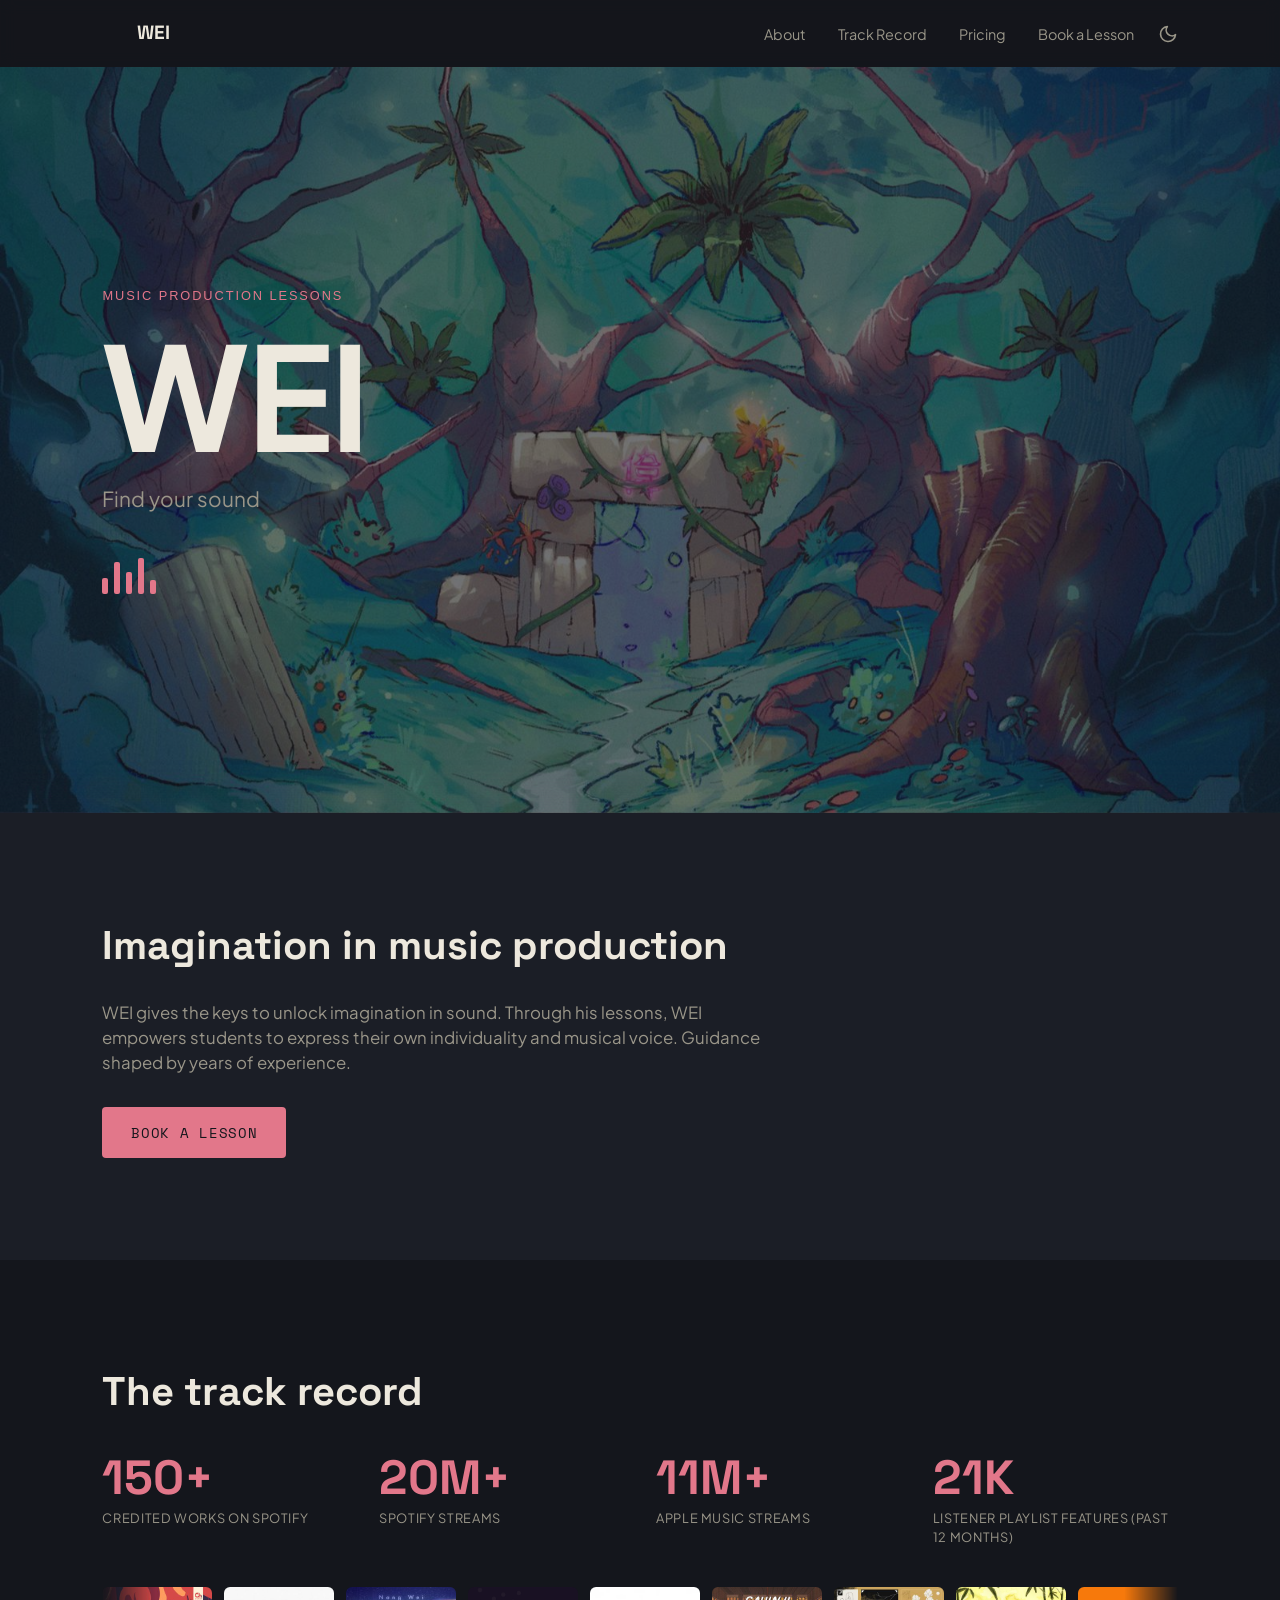
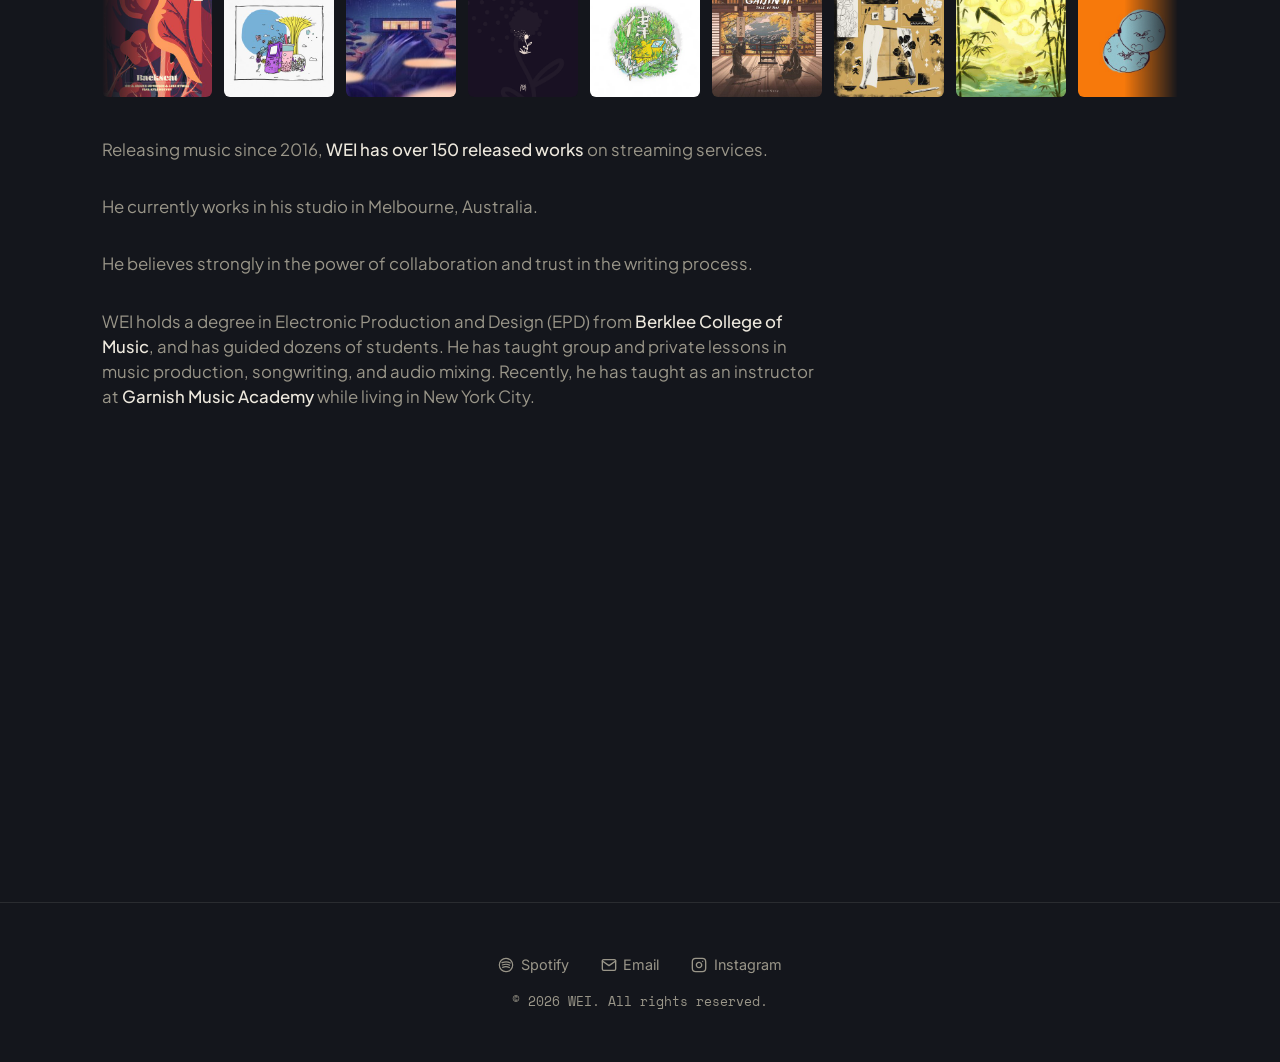
<file: index.html>
<!doctype html>
<!-- Tells the browser this is a modern HTML5 document -->
<html lang="en">
<!-- lang="en" helps screen readers and search engines know the page language -->

<head>
  <!-- Everything in <head> is metadata: info FOR the browser, nothing the visitor sees directly -->

  <meta charset="UTF-8" />
  <!-- Character encoding - makes sure special characters (accents, symbols) display correctly -->

  <meta name="viewport" content="width=device-width, initial-scale=1.0" />
  <!-- Without this, mobile browsers render the page zoomed-out at "desktop width"
       and the visitor has to pinch-zoom. This locks the page width to the device's
       actual screen width instead. -->

  <title>WEI - Music Production</title>
  <!-- The text shown in the browser tab and in search results -->

  <!-- FAVICON: a placeholder text-mark (just "WEI") until a proper
       logo is ready to swap in. Three files, not one - the SVG is
       what modern browsers actually use for the tab icon (crisp at
       any size); the .ico is a fallback for anything that doesn't
       support SVG favicons; apple-touch-icon.png is what iOS uses
       specifically for "Add to Home Screen," which requires a PNG
       and won't accept the SVG or ICO. -->
  <link rel="icon" href="favicon.svg" type="image/svg+xml">
  <link rel="icon" href="favicon.ico" sizes="any">
  <link rel="apple-touch-icon" href="apple-touch-icon.png">

  <!-- THEME: dark is the site's default. If the visitor has switched
       to light before, that choice was saved in localStorage (see
       script.js) and takes priority; otherwise it falls back to dark.
       Sets data-theme on <html> before anything paints - this has to
       be an inline script that runs immediately, not deferred code
       in script.js, or the page would render in the wrong theme for
       a split second first and then flash to the right one. -->
  <script>
    (function () {
      var saved = localStorage.getItem('theme');
      document.documentElement.setAttribute('data-theme', saved || 'dark');
    })();
  </script>

  <!-- Arriving at a URL like index.html#about (e.g. clicking "About"
       from the pricing page's nav) triggers the browser's own
       automatic jump to that section. Because html { scroll-behavior:
       smooth } in styles.css applies to that automatic jump too, not
       just to clicks made after the page has already loaded, it was
       visibly animating a scroll down the page right after arriving -
       which looks like a mistake, since there was nothing on screen
       yet establishing a "before" position for that motion to make
       sense against. Forcing scroll-behavior: auto here overrides it
       just for that initial jump; script.js hands control back to the
       smooth CSS behavior once the page has settled, so a visitor
       clicking "About" while already on this page still gets a
       smooth scroll - it's only the instant-arrival case that skips
       it. -->
  <script>
    if (location.hash) {
      document.documentElement.style.scrollBehavior = 'auto';
    }
  </script>

  <!-- Loading Google Fonts: three roles - a bold "display" font for the big
       brand name, a plain "body" font for readable paragraph text, and a
       "mono" font kept in reserve for small labels -->
  <link rel="preconnect" href="https://fonts.googleapis.com">
  <link rel="preconnect" href="https://fonts.gstatic.com" crossorigin>
  <link href="https://fonts.googleapis.com/css2?family=Plus+Jakarta+Sans:wght@400;500;700&family=Space+Grotesk:wght@500;700&family=Inter:wght@400;500&family=Space+Mono&display=swap" rel="stylesheet">

  <!-- All styling now lives in one shared file, styles.css, instead of
       being repeated inside a <style> block on every page. Both this
       page and pricing.html link to the same file, so a color/font
       change made once applies everywhere. -->
  <link rel="stylesheet" href="styles.css">
</head>

<body>

  <!-- ============ NAV ============
       <nav> is the semantically correct tag for a block of
       navigation links - screen readers can jump straight to it.
       This same nav markup is repeated on pricing.html - since
       it's only two pages, that's simpler than building a
       templating system just for this. -->
  <nav class="nav">
    <a class="brand" href="index.html">
      <!-- Mini copy of the hero's waveform - starts invisible
           (see .waveform--nav in styles.css) and fades in once
           script.js's IntersectionObserver reports the real one,
           down in the hero, has scrolled out of view. -->
      <div class="waveform waveform--nav" aria-hidden="true">
        <span></span><span></span><span></span><span></span><span></span>
      </div>
      <span class="brand-text">WEI</span>
    </a>

    <!-- Everything on the right side of the nav (links, theme switch,
         hamburger) is grouped in one wrapper so .nav's space-between
         still just has two things to split: the brand, and this. -->
    <div class="nav-right">

      <ul id="navLinks">
        <li><a href="#about">About</a></li>
        <li><a href="#credibility">Track Record</a></li>
        <li><a href="pricing/index.html">Pricing</a></li>
        <li><a href="mailto:w@weimusic.co">Book a Lesson</a></li>
      </ul>

      <!-- Light/dark switch - a sun and a moon icon stacked on top of
           each other, crossfading based on the data-theme attribute
           on <html> (same fade technique as the hamburger's 偉
           reveal). Whichever one is showing represents the theme
           that's currently active. -->
      <button class="theme-toggle" id="themeToggle" role="switch" aria-checked="false" aria-label="Toggle light and dark mode">
        <svg class="icon icon-sun" viewBox="0 0 24 24" fill="none" stroke="currentColor" stroke-width="2" stroke-linecap="round" stroke-linejoin="round" aria-hidden="true">
          <circle cx="12" cy="12" r="4"></circle>
          <line x1="12" y1="2" x2="12" y2="4"></line>
          <line x1="12" y1="20" x2="12" y2="22"></line>
          <line x1="4.93" y1="4.93" x2="6.34" y2="6.34"></line>
          <line x1="17.66" y1="17.66" x2="19.07" y2="19.07"></line>
          <line x1="2" y1="12" x2="4" y2="12"></line>
          <line x1="20" y1="12" x2="22" y2="12"></line>
          <line x1="4.93" y1="19.07" x2="6.34" y2="17.66"></line>
          <line x1="17.66" y1="6.34" x2="19.07" y2="4.93"></line>
        </svg>
        <svg class="icon icon-moon" viewBox="0 0 24 24" fill="none" stroke="currentColor" stroke-width="2" stroke-linecap="round" stroke-linejoin="round" aria-hidden="true">
          <path d="M21 12.79A9 9 0 1 1 11.21 3 7 7 0 0 0 21 12.79z"></path>
        </svg>
      </button>

      <!-- Hamburger button - only visible on narrow screens (see the
           640px media query in styles.css). The three bars fade out
           and 偉 fades in when .open is toggled on - the traditional
           character for "wei" as in 偉大 (wěidà), "great", a little
           nod to WEI's name instead of a plain X. aria-expanded is
           flipped by script.js so screen readers know whether the
           menu is currently open or closed. -->
      <button class="nav-toggle" id="navToggle" aria-label="Toggle menu" aria-expanded="false" aria-controls="navLinks">
        <span class="bar"></span>
        <span class="bar"></span>
        <span class="bar"></span>
        <span class="char" aria-hidden="true">偉</span>
      </button>

    </div>
  </nav>

  <!-- ============ HERO ============
       <header> is the semantically correct tag for intro/branding
       content - screen readers and search engines understand this
       is the "top of page" section, not just a generic <div>.

       It's wrapped in a plain .hero-wrap div for one reason: as you
       scroll, script.js grows .hero slightly larger (a background
       zoom effect - see styles.css and script.js for how). Scaling
       an element up makes it visually spill past its own edges, and
       .hero-wrap's only job is overflow: hidden, clipping that
       spill so the zoom doesn't bleed into the section below. -->
  <div class="hero-wrap">
  <header class="hero" data-reveal-group="fade">

    <p class="eyebrow reveal">Music Production Lessons</p>
    <!-- small label above the brand name -->

    <h1 class="reveal">WEI</h1>
    <!-- the brand name. There should only ever be ONE <h1> per page -
         it's the single most important heading, like a book title -->

    <p class="tagline reveal">Find your sound</p>
    <!-- the slogan -->

    <div class="waveform reveal" aria-hidden="true">
      <!-- aria-hidden="true" tells screen readers to skip this -
           it's purely decorative, not information anyone needs read aloud -->
      <span></span><span></span><span></span><span></span><span></span>
      <!-- five empty <span> elements - the CSS gives them their
           height, color, and bounce animation. They have no content
           because they're just visual bars, not text. -->
    </div>

  </header>
  </div>

  <!-- ============ ABOUT + CTA ============
       <main> wraps the primary content of the page - the "meat" of
       the site as opposed to header/footer/navigation chrome -->
  <main class="about" id="about" data-reveal-group>

    <h2 class="reveal">Imagination in music production</h2>
    <!-- <h2> is one level below <h1> - correct for a section heading -->

    <p class="reveal">
      WEI gives the keys to unlock imagination in sound.
      Through his lessons, WEI empowers students to express their own
      individuality and musical voice.
      Guidance shaped by years of experience.
    </p>

    <a class="cta reveal" href="mailto:w@weimusic.co">Book a lesson</a>
    <!-- clicking this opens the visitor's email app with a new message
         addressed to w@weimusic.co -->

  </main>

  <!-- ============ CREDIBILITY ============
       <section> is the right tag here - it's a standalone chunk of
       content with its own heading, but not the single primary
       content of the page the way <main> is -->
  <section class="credibility" id="credibility" data-reveal-group>

    <h2 class="reveal">The track record</h2>

    <div class="stats-grid reveal">
      <!-- each .stat is one number + label pair. Using <div> here
           since there's no more semantically correct tag for a
           standalone stat callout -->
      <div class="stat">
        <div class="number">150+</div>
        <div class="label">Credited works on Spotify</div>
      </div>
      <div class="stat">
        <div class="number">20M+</div>
        <div class="label">Spotify streams</div>
      </div>
      <div class="stat">
        <div class="number">11M+</div>
        <div class="label">Apple Music streams</div>
      </div>
      <div class="stat">
        <div class="number">21K</div>
        <div class="label">Listener playlist features (past 12 months)</div>
      </div>
    </div>

    <!-- ============ COVER ART MARQUEE ============
         A continuous strip of release covers, listed twice back to
         back so styles.css's animation can loop it seamlessly (see
         the comment there). Purely visual - aria-hidden since the
         Spotify embed below is the real, accessible way to browse
         the catalog.

         Pulls straight from images/Marquee_covers/ - whatever's
         actually in that folder is what's listed below (the whole
         set appears twice back to back, for the seamless loop). Add
         or swap files there and let me know - I'll update this list
         to match. -->
    <div class="cover-marquee" aria-hidden="true" data-defer-reveal>
      <div class="cover-marquee-track">
        <img src="images/Marquee_covers/Backseat.jpg" alt="Backseat">
        <img src="images/Marquee_covers/Bubble%20Tea%20rework.JPG" alt="Bubble Tea rework">
        <img src="images/Marquee_covers/ElijahNangxWEI-nangwei_art.jpg" alt="ElijahNangxWEI-nangwei art">
        <img src="images/Marquee_covers/Feel%20Trip%20-%20my%20wishes%20saved.PNG" alt="Feel Trip - my wishes saved">
        <img src="images/Marquee_covers/Fjunxwei-tomorrow.jpg" alt="Fjunxwei-tomorrow">
        <img src="images/Marquee_covers/Front%20Cover%20Gaijin%202.jpg" alt="Front Cover Gaijin 2">
        <img src="images/Marquee_covers/Golden%20Gates.jpg" alt="Golden Gates">
        <img src="images/Marquee_covers/IMG_1874.jpg" alt="IMG 1874">
        <img src="images/Marquee_covers/Loyal_Cover%20Art.jpg" alt="Loyal Cover Art">
        <img src="images/Marquee_covers/NOTFINAL_DTS_Philia_Daniel_Faro%CC%80_Photo_ID4683.jpg" alt="NOTFINAL DTS Philia Daniel Farò Photo ID4683">
        <img src="images/Marquee_covers/Persona.png" alt="Persona">
        <img src="images/Marquee_covers/Vinci_LazlowxWEI.jpg" alt="Vinci LazlowxWEI">
        <img src="images/Marquee_covers/WEI%20-%20%5BNeverland%5D%20Bazaar%2030-9%20final.jpg" alt="WEI - [Neverland] Bazaar 30-9 final">
        <img src="images/Marquee_covers/WEI%20Cover%20%282022%29.png" alt="WEI Cover (2022)">
        <img src="images/Marquee_covers/WEI%2C%20Cotton%20Duck%20-%20Solstice%20EP%20Artwork%20.jpeg" alt="WEI, Cotton Duck - Solstice EP Artwork">
        <img src="images/Marquee_covers/cute%20shh.jpeg" alt="cute shh">
        <img src="images/Marquee_covers/fizzyliftingdrinks.jpeg" alt="fizzyliftingdrinks">
        <img src="images/Marquee_covers/halls%20i%20dream%20of%20final.jpg" alt="halls i dream of final">
        <img src="images/hero-dark.jpg" alt="hero-dark">
        <img src="images/Marquee_covers/hines_simla.png" alt="hines simla">
        <img src="images/Marquee_covers/into%20your%20arms....jpeg" alt="into your arms...">
        <img src="images/Marquee_covers/willamber3.jpg" alt="willamber3">
        <img src="images/Marquee_covers/youth.JPG" alt="youth">
        <img src="images/Marquee_covers/Backseat.jpg" alt="Backseat">
        <img src="images/Marquee_covers/Bubble%20Tea%20rework.JPG" alt="Bubble Tea rework">
        <img src="images/Marquee_covers/ElijahNangxWEI-nangwei_art.jpg" alt="ElijahNangxWEI-nangwei art">
        <img src="images/Marquee_covers/Feel%20Trip%20-%20my%20wishes%20saved.PNG" alt="Feel Trip - my wishes saved">
        <img src="images/Marquee_covers/Fjunxwei-tomorrow.jpg" alt="Fjunxwei-tomorrow">
        <img src="images/Marquee_covers/Front%20Cover%20Gaijin%202.jpg" alt="Front Cover Gaijin 2">
        <img src="images/Marquee_covers/Golden%20Gates.jpg" alt="Golden Gates">
        <img src="images/Marquee_covers/IMG_1874.jpg" alt="IMG 1874">
        <img src="images/Marquee_covers/Loyal_Cover%20Art.jpg" alt="Loyal Cover Art">
        <img src="images/Marquee_covers/NOTFINAL_DTS_Philia_Daniel_Faro%CC%80_Photo_ID4683.jpg" alt="NOTFINAL DTS Philia Daniel Farò Photo ID4683">
        <img src="images/Marquee_covers/Persona.png" alt="Persona">
        <img src="images/Marquee_covers/Vinci_LazlowxWEI.jpg" alt="Vinci LazlowxWEI">
        <img src="images/Marquee_covers/WEI%20-%20%5BNeverland%5D%20Bazaar%2030-9%20final.jpg" alt="WEI - [Neverland] Bazaar 30-9 final">
        <img src="images/Marquee_covers/WEI%20Cover%20%282022%29.png" alt="WEI Cover (2022)">
        <img src="images/Marquee_covers/WEI%2C%20Cotton%20Duck%20-%20Solstice%20EP%20Artwork%20.jpeg" alt="WEI, Cotton Duck - Solstice EP Artwork">
        <img src="images/Marquee_covers/cute%20shh.jpeg" alt="cute shh">
        <img src="images/Marquee_covers/fizzyliftingdrinks.jpeg" alt="fizzyliftingdrinks">
        <img src="images/Marquee_covers/halls%20i%20dream%20of%20final.jpg" alt="halls i dream of final">
        <img src="images/hero-dark.jpg" alt="hero-dark">
        <img src="images/Marquee_covers/hines_simla.png" alt="hines simla">
        <img src="images/Marquee_covers/into%20your%20arms....jpeg" alt="into your arms...">
        <img src="images/Marquee_covers/willamber3.jpg" alt="willamber3">
        <img src="images/Marquee_covers/youth.JPG" alt="youth">
      </div>
    </div>

    <p class="credentials reveal">
      Releasing music since 2016, <strong>WEI has over 150 released
      works</strong> on streaming services.
    </p>

    <p class="credentials reveal">
      He currently works in his studio in Melbourne, Australia.
    </p>

    <p class="credentials reveal">
      He believes strongly in the power of collaboration and trust
      in the writing process.
    </p>

    <p class="credentials reveal">
      WEI holds a degree in Electronic Production and Design (EPD)
      from <strong>Berklee College of Music</strong>, and has guided
      dozens of students. He has taught group and private lessons in
      music production, songwriting, and audio mixing. Recently, he
      has taught as an instructor at <strong>Garnish Music Academy</strong> while living
      in New York City.
    </p>

    <!-- SPOTIFY EMBED -->
    <div class="spotify-embed reveal">
      <iframe
        src="https://open.spotify.com/embed/artist/2jOSQFHIeUc2OcPx8tSaTw?utm_source=generator&theme=0"
        width="100%"
        height="352"
        frameborder="0"
        allowfullscreen=""
        allow="autoplay; clipboard-write; encrypted-media; fullscreen; picture-in-picture"
       >
      </iframe>
    </div>

    <!-- TESTIMONIALS - temporarily hidden (commented out, not
         deleted) so it's a one-line uncomment to bring back later. -->
    <!--
    <div class="testimonials">
      <blockquote class="testimonial">
        <p>"WEI is a very important role model for me, thank you for all the support you have given my music."</p>
        <cite>- Vayav G.</cite>
      </blockquote>
    </div>
    -->

  </section>

  <!-- ============ FOOTER ============
       Same three links WEI is reachable through, repeated here so
       there's always one more low-friction way to get in touch even
       for a visitor who's scrolled all the way down without ever
       clicking the CTA higher up the page. -->
  <footer class="site-footer">
    <!-- icons use stroke="currentColor" instead of a fixed color, so
         each one automatically matches its link's text color - the
         same muted-to-white/black hover shift as the rest of the
         footer, no extra CSS needed per icon -->
    <div class="footer-links">
      <a href="https://open.spotify.com/artist/2jOSQFHIeUc2OcPx8tSaTw" target="_blank" rel="noopener">
        <svg class="icon" viewBox="0 0 24 24" fill="none" stroke="currentColor" stroke-width="1.8" stroke-linecap="round" aria-hidden="true">
          <circle cx="12" cy="12" r="10"></circle>
          <path d="M7 15.5c3-1.2 7-1.2 10 0.3"></path>
          <path d="M6.5 12c3.5-1.4 8-1.4 11 0.3"></path>
          <path d="M6 8.5c4-1.6 9-1.6 12.5 0.4"></path>
        </svg>
        Spotify
      </a>
      <a href="mailto:w@weimusic.co">
        <svg class="icon" viewBox="0 0 24 24" fill="none" stroke="currentColor" stroke-width="2" stroke-linecap="round" stroke-linejoin="round" aria-hidden="true">
          <rect x="2" y="4" width="20" height="16" rx="2"></rect>
          <path d="M22 6l-10 7L2 6"></path>
        </svg>
        Email
      </a>
      <a href="https://instagram.com/musicofwei" target="_blank" rel="noopener">
        <svg class="icon" viewBox="0 0 24 24" fill="none" stroke="currentColor" stroke-width="2" stroke-linecap="round" stroke-linejoin="round" aria-hidden="true">
          <rect x="2" y="2" width="20" height="20" rx="5" ry="5"></rect>
          <path d="M16 11.37A4 4 0 1 1 12.63 8 4 4 0 0 1 16 11.37z"></path>
          <line x1="17.5" y1="6.5" x2="17.51" y2="6.5"></line>
        </svg>
        Instagram
      </a>
    </div>
    <p class="footer-note">&copy; 2026 WEI. All rights reserved.</p>
  </footer>

  <!-- script.js is shared with pricing.html, same reasoning as the
       shared styles.css: one file, linked from both pages, so the
       hamburger-menu logic only has to be written once. defer makes
       it run after the HTML is parsed, so navToggle/navLinks exist
       by the time the script looks for them. -->
  <script src="script.js" defer></script>

</body>
</html>
</file>
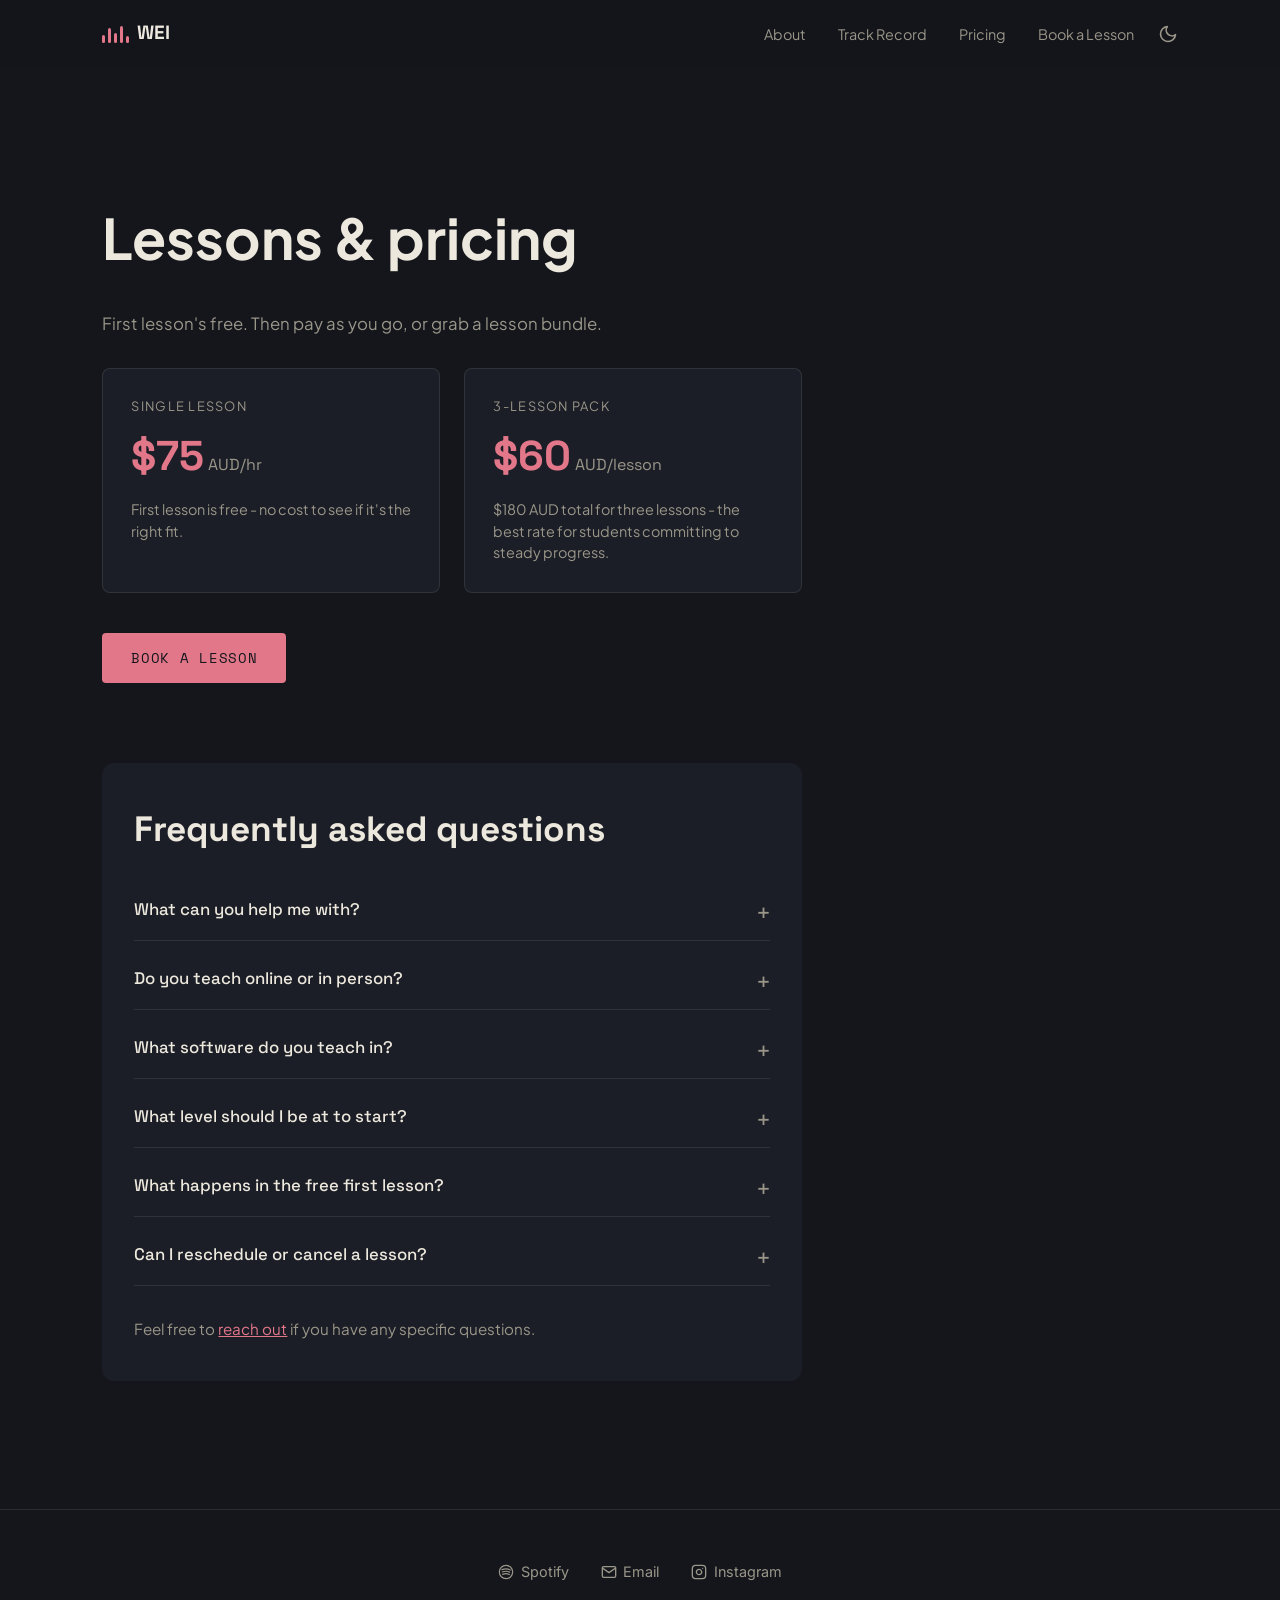
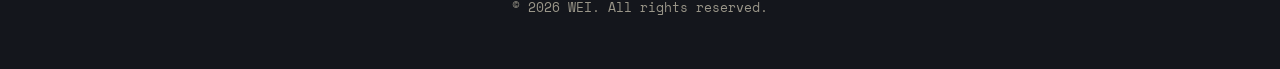
<file: pricing/index.html>
<!doctype html>
<html lang="en">
<head>
  <meta charset="UTF-8" />
  <meta name="viewport" content="width=device-width, initial-scale=1.0" />
  <title>Pricing - WEI Music Production</title>

  <!-- same favicon setup as index.html - see the comment there -->
  <link rel="icon" href="../favicon.svg" type="image/svg+xml">
  <link rel="icon" href="../favicon.ico" sizes="any">
  <link rel="apple-touch-icon" href="../apple-touch-icon.png">

  <!-- same dark-by-default theme script as index.html - see the
       comment there for why it has to be inline and synchronous -->
  <script>
    (function () {
      var saved = localStorage.getItem('theme');
      document.documentElement.setAttribute('data-theme', saved || 'dark');
    })();
  </script>

  <link rel="preconnect" href="https://fonts.googleapis.com">
  <link rel="preconnect" href="https://fonts.gstatic.com" crossorigin>
  <link href="https://fonts.googleapis.com/css2?family=Plus+Jakarta+Sans:wght@400;500;700&family=Space+Grotesk:wght@500;700&family=Inter:wght@400;500&family=Space+Mono&display=swap" rel="stylesheet">

  <!-- same shared stylesheet as index.html - this is the whole
       point of pulling the CSS out into its own file earlier -->
  <link rel="stylesheet" href="../styles.css">
</head>

<body>

  <!-- Same nav as index.html. "About" and "Track Record" point back
       to sections on the homepage (/#about), since those
       sections don't exist on this page. "Pricing" has no href
       needed as a link back to itself, so it's left as a visual
       label rather than a functional dead link. -->
  <!-- show-waveform is set directly here (not toggled by script.js
       like on index.html) because this page has no hero section to
       scroll past - there's nothing to observe, so the mini waveform
       is just always on. This also keeps .nav .brand's shape
       consistent with index.html's scrolled-past-hero state, which
       matters now that the view-transition between pages morphs the
       logo directly - mismatched shapes on either end is what was
       making that transition look misaligned. -->
  <nav class="nav show-waveform">
    <a class="brand" href="../index.html">
      <!-- same mini waveform as index.html - see the comment there -->
      <div class="waveform waveform--nav" aria-hidden="true">
        <span></span><span></span><span></span><span></span><span></span>
      </div>
      <span class="brand-text">WEI</span>
    </a>

    <!-- same nav-right group (links, theme switch, hamburger) as
         index.html - see the comments there for how it all works -->
    <div class="nav-right">

      <ul id="navLinks">
        <li><a href="../index.html#about">About</a></li>
        <li><a href="../index.html#credibility">Track Record</a></li>
        <li><a href="index.html">Pricing</a></li>
        <li><a href="mailto:w@weimusic.co">Book a Lesson</a></li>
      </ul>

      <button class="theme-toggle" id="themeToggle" role="switch" aria-checked="false" aria-label="Toggle light and dark mode">
        <svg class="icon icon-sun" viewBox="0 0 24 24" fill="none" stroke="currentColor" stroke-width="2" stroke-linecap="round" stroke-linejoin="round" aria-hidden="true">
          <circle cx="12" cy="12" r="4"></circle>
          <line x1="12" y1="2" x2="12" y2="4"></line>
          <line x1="12" y1="20" x2="12" y2="22"></line>
          <line x1="4.93" y1="4.93" x2="6.34" y2="6.34"></line>
          <line x1="17.66" y1="17.66" x2="19.07" y2="19.07"></line>
          <line x1="2" y1="12" x2="4" y2="12"></line>
          <line x1="20" y1="12" x2="22" y2="12"></line>
          <line x1="4.93" y1="19.07" x2="6.34" y2="17.66"></line>
          <line x1="17.66" y1="6.34" x2="19.07" y2="4.93"></line>
        </svg>
        <svg class="icon icon-moon" viewBox="0 0 24 24" fill="none" stroke="currentColor" stroke-width="2" stroke-linecap="round" stroke-linejoin="round" aria-hidden="true">
          <path d="M21 12.79A9 9 0 1 1 11.21 3 7 7 0 0 0 21 12.79z"></path>
        </svg>
      </button>

      <button class="nav-toggle" id="navToggle" aria-label="Toggle menu" aria-expanded="false" aria-controls="navLinks">
        <span class="bar"></span>
        <span class="bar"></span>
        <span class="bar"></span>
        <span class="char" aria-hidden="true">偉</span>
      </button>

    </div>
  </nav>

  <!-- ============ PRICING ============
       <main> is correct here, since pricing IS the primary content
       of this particular page (unlike on index.html, where it was
       one section among several) -->
  <main class="pricing-page" data-reveal-group>

    <h1 class="reveal">Lessons &amp; pricing</h1>

    <p class="intro reveal">
      First lesson's free. Then pay as you go, or grab a lesson bundle.
    </p>

    <div class="pricing-grid reveal">
      <div class="price-card">
        <div class="plan-name">Single Lesson</div>
        <div class="plan-price">$75<span> AUD/hr</span></div>
        <p class="plan-note">First lesson is free - no cost to see if it's the right fit.</p>
      </div>
      <div class="price-card">
        <div class="plan-name">3-Lesson Pack</div>
        <div class="plan-price">$60<span> AUD/lesson</span></div>
        <p class="plan-note">$180 AUD total for three lessons - the best rate for students committing to steady progress.</p>
      </div>
    </div>

    <a class="cta reveal" href="mailto:w@weimusic.co">Book a lesson</a>
    <!-- kept right below the pricing instead of after the FAQ, so
         booking doesn't require scrolling past all eight questions
         first - the FAQ below is for whoever still wants it, not a
         gate in front of the CTA -->

    <!-- ============ FAQ ============
         <details>/<summary> is a native, built-in HTML accordion -
         click to expand, no JavaScript needed. -->
    <!-- data-defer-reveal opts this out of being faded in as one of
         .pricing-page's staggered children (see script.js) - it has
         its own separate data-reveal-group for its own children
         below, and letting both apply at once meant this whole panel
         (background color and all) could pop into view - empty,
         since its children hadn't earned their own reveal yet -
         before you'd actually scrolled anywhere near it. -->
    <section class="faq" aria-label="Frequently asked questions" data-reveal-group data-defer-reveal>
      <h2 class="reveal">Frequently asked questions</h2>

      <div class="faq-list reveal">
        <details class="faq-item">
          <summary>What can you help me with?</summary>
          <p>Music production, sound design, audio mixing, music to picture (scoring and syncing music to video), plus guidance on releasing music and artist development.</p>
        </details>

        <details class="faq-item">
          <summary>Do you teach online or in person?</summary>
          <p>Both - lessons run over Zoom or in person, whichever works better for you.</p>
        </details>

        <details class="faq-item">
          <summary>What software do you teach in?</summary>
          <p>Logic Pro & Ableton.</p>
        </details>

        <details class="faq-item">
          <summary>What level should I be at to start?</summary>
          <p>Any level - from total beginners who've never opened a DAW before, to advanced producers looking to sharpen a specific skill.</p>
        </details>

        <details class="faq-item">
          <summary>What happens in the free first lesson?</summary>
          <p>It's a chance to meet, talk about what you want to get out of lessons, and make sure the pace and approach are the right fit - no cost, no obligation to continue.</p>
        </details>

        <details class="faq-item">
          <summary>Can I reschedule or cancel a lesson?</summary>
          <p>Life happens - just reach out by email as soon as you can and we'll find a new time that works.</p>
        </details>

      </div>

      <p class="faq-closing reveal">Feel free to <a href="mailto:w@weimusic.co">reach out</a> if you have any specific questions.</p>
    </section>

  </main>

  <!-- same footer as index.html - see the comment there -->
  <footer class="site-footer">
    <!-- same icon setup as index.html - see the comment there -->
    <div class="footer-links">
      <a href="https://open.spotify.com/artist/2jOSQFHIeUc2OcPx8tSaTw" target="_blank" rel="noopener">
        <svg class="icon" viewBox="0 0 24 24" fill="none" stroke="currentColor" stroke-width="1.8" stroke-linecap="round" aria-hidden="true">
          <circle cx="12" cy="12" r="10"></circle>
          <path d="M7 15.5c3-1.2 7-1.2 10 0.3"></path>
          <path d="M6.5 12c3.5-1.4 8-1.4 11 0.3"></path>
          <path d="M6 8.5c4-1.6 9-1.6 12.5 0.4"></path>
        </svg>
        Spotify
      </a>
      <a href="mailto:w@weimusic.co">
        <svg class="icon" viewBox="0 0 24 24" fill="none" stroke="currentColor" stroke-width="2" stroke-linecap="round" stroke-linejoin="round" aria-hidden="true">
          <rect x="2" y="4" width="20" height="16" rx="2"></rect>
          <path d="M22 6l-10 7L2 6"></path>
        </svg>
        Email
      </a>
      <a href="https://instagram.com/musicofwei" target="_blank" rel="noopener">
        <svg class="icon" viewBox="0 0 24 24" fill="none" stroke="currentColor" stroke-width="2" stroke-linecap="round" stroke-linejoin="round" aria-hidden="true">
          <rect x="2" y="2" width="20" height="20" rx="5" ry="5"></rect>
          <path d="M16 11.37A4 4 0 1 1 12.63 8 4 4 0 0 1 16 11.37z"></path>
          <line x1="17.5" y1="6.5" x2="17.51" y2="6.5"></line>
        </svg>
        Instagram
      </a>
    </div>
    <p class="footer-note">&copy; 2026 WEI. All rights reserved.</p>
  </footer>

  <!-- shared with index.html - see the comment there -->
  <script src="../script.js" defer></script>

</body>
</html>
</file>
<file: styles.css>
/* ===========================================================
   SHARED STYLESHEET
   Both index.html and pricing.html link to this one file with
   <link rel="stylesheet" href="styles.css"> instead of each
   having their own <style> block. Change something here once,
   it updates on every page that uses it - the same idea as the
   CSS variables below, just at the file level instead of the
   property level.
============================================================ */

/* ===========================================================
   DESIGN TOKENS
============================================================ */
:root {
  --bg: #14161c;
  --bg-rgb: 20, 22, 28;    /* same color as --bg, split into r,g,b so it
                              can be dropped into rgba() for the
                              translucent nav bar further down */
  --bg-soft: #1b1e26;
  --text: #ede8dd;
  --text-muted: #9a9689;
  --accent: #e2778a;
  --accent-soft: rgba(226, 119, 138, 0.15);
  --border: rgba(237, 232, 221, 0.1);

  /* Text color for content that sits ON TOP of --accent (the CTA
     button, the theme-switch knob). Deliberately NOT redefined in
     the light theme below - that pink accent needs dark text for
     readable contrast in either theme, so this one stays fixed
     while --bg flips from dark to light around it. */
  --on-accent: #14161c;

  --font-display: 'Space Grotesk', sans-serif;
  --font-body: 'Plus Jakarta Sans', sans-serif;
  --font-mono: 'Plus Jakarta Sans', sans-serif;
  --font-h1: 'Plus Jakarta Sans', sans-serif;

  /* Shared timing for every color/background that changes when the
     theme flips - one value here keeps the whole page feeling like
     it's fading as a single unit instead of each element snapping
     at its own speed. */
  --theme-transition: 0.6s ease;

  /* The hero background photo gets its own, slightly longer fade
     (see .hero::after) since it's the biggest, most eye-catching
     thing on the page - it reads better easing in a beat slower
     than everything else rather than matching exactly. */
  --hero-fade: 1s ease;

  /* How much of .hero::before's tint sits over the hero art (see
     that rule further down). Not a one-size-fits-all number between
     themes - the dark art holds up with very little tint, but the
     light photo needs more coverage for the hero text to stay
     legible on top of it, so this is themed just like the colors
     above rather than a flat value on the rule itself. */
  --hero-tint-opacity: 0.6;

  color-scheme: dark;
}

/* ===========================================================
   LIGHT THEME
   Overrides the tokens above when <html data-theme="light">.
   script.js flips that attribute when the switch in the nav is
   clicked; the inline snippet in each page's <head> sets it first,
   before paint (dark by default, or whatever was saved from a
   previous visit - see that comment for why). Everything else in
   this file just reads var(--bg), var(--text), etc, so the whole
   site re-colors itself automatically - nothing below this block
   needs to know a light theme exists.
============================================================ */
[data-theme="light"] {
  --bg: #faf6f0;
  --bg-rgb: 250, 246, 240;
  --bg-soft: #efe8dc;
  --text: #201d1a;
  --text-muted: #6b6459;
  --accent: #c2536a;
  --accent-soft: rgba(194, 83, 106, 0.12);
  --border: rgba(32, 29, 26, 0.12);
  --hero-tint-opacity: 0.78;

  color-scheme: light;
}

/* ===========================================================
   VIEW TRANSITIONS
   Opts every internal link (index.html <-> pricing.html) into the
   browser's built-in View Transitions API: instead of the page just
   cutting instantly to the new one, the browser crossfades between
   a snapshot of the old page and the new one. Progressive
   enhancement - browsers that don't support this rule yet just
   ignore it and navigate exactly as before, nothing breaks.
============================================================ */
@view-transition {
  navigation: auto;
}

/* CSS RESET */
* {
  margin: 0;
  padding: 0;
  box-sizing: border-box;

  /* Blanket smoothing for the theme switch: any element whose
     background/text/border color changes between the light and
     dark palettes fades instead of snapping. This is what was
     missing from .about ("Unlock imagination with music") - its
     background-soft and text colors had no transition of their own,
     so they cut instantly while the hero image next to them was
     still mid-fade, which read as two animations fighting each
     other. A few elements below (the hero layers, the nav, the
     theme switch itself) declare their own more specific transition
     property for other reasons (hover effects, the crossfade, the
     switch's knob) - those intentionally override this default,
     they're not a bug.

     The color entry has a short delay added after --theme-transition.
     Headings like "Unlock imagination with music" go from near-black
     to near-white text (or back) at the same time their background
     is inverting the other way - if both move in lockstep, they pass
     through similar mid-gray values simultaneously and the text
     briefly loses contrast against its own background, which reads
     as a flash. Letting the background start first and the text
     follow a beat later keeps them from washing out together. */
  transition: background-color var(--theme-transition), color var(--theme-transition) 0.15s, border-color var(--theme-transition);
}

body {
  background: var(--bg);
  color: var(--text);
  font-family: var(--font-body);
  line-height: 1.5;

  /* fades colors smoothly when data-theme flips, instead of
     snapping instantly between the dark and light palettes */
  transition: background-color var(--theme-transition), color var(--theme-transition);
}

html {
  scroll-behavior: smooth;
}

/* ===========================================================
   HERO SECTION
============================================================ */
/* Clips the zoom effect below - see the comment on .hero-wrap in
   index.html for why this wrapper exists at all. */
.hero-wrap {
  overflow: hidden;
}

.hero {
  position: relative;
  min-height: calc(90vh - 64px); /* trimmed to account for the sticky nav bar above it */
  display: flex;
  flex-direction: column;
  justify-content: center;
  align-items: flex-start;
  padding: 8vw;
  gap: 1.5rem;

  /* Scroll-driven zoom: script.js sets --hero-scale from 1 up to
     ~1.15 as the visitor scrolls down through the hero, and this
     scales the WHOLE box (background image, tint, and text all
     included) to match. It's a transform, not a background trick
     like the old background-attachment: fixed attempt - transforms
     are GPU-composited and don't force the repaints that caused the
     flashing, so this should be safe from that bug. Falls back to a
     static 1 (no zoom) if the custom property is never set, e.g.
     with JS disabled. */
  transform: scale(var(--hero-scale, 1));
  transform-origin: center;
  will-change: transform;
  background: url('images/hero-light.jpg') center/cover no-repeat;
}

/* Dark theme's hero art (the illustrated gate/forest) lives on its
   own layer, ::after, stacked directly on top of the photo that's
   painted as .hero's own background above. It sits invisible
   (opacity: 0) until [data-theme="dark"] switches it on below -
   crucially that's a transition on OPACITY, not a swap of which
   image is loaded, which is what makes it fade instead of cut.
   CSS can't crossfade between two different background-image
   values directly - both images have to already be in the page,
   layered, with only their opacity changing. */
.hero::after {
  content: '';
  position: absolute;
  inset: 0;
  z-index: 0;
  background: url('images/hero-dark.jpg') center/cover no-repeat;
  opacity: 0;
  transition: opacity var(--hero-fade);

  /* Promotes this layer to its own GPU layer ahead of time, so the
     opacity crossfade blends two already-rasterized layers instead
     of repainting them each frame. */
  will-change: opacity;
}

[data-theme="dark"] .hero::after {
  opacity: 1;
}

.hero::before {
  content: '';
  position: absolute;
  inset: 0;
  z-index: 1; /* above both images (.hero's own bg + ::after), below the text */
  background: var(--bg);
  /* themed per --hero-tint-opacity above (0.6 dark / 0.78 light) -
     the dark art reads fine with a light touch, the light photo
     needs more coverage to keep the hero text legible on top of it */
  opacity: var(--hero-tint-opacity);

  /* Softens the hard line where the hero meets the section below.
     An inset shadow rather than a gradient background, deliberately -
     gradients can't be smoothly transitioned between the light/dark
     colors the way a solid box-shadow color can, and this needs to
     fade in step with everything else during a theme switch. Sits on
     this shared tint layer (above both hero images) so it works for
     whichever one is showing, without touching either image itself. */
  box-shadow: inset 0 -50px 40px -35px var(--bg);

  transition: background-color var(--theme-transition), box-shadow var(--theme-transition), opacity var(--theme-transition);
  will-change: background-color; /* same reasoning as .hero::after above */
}

.hero > * {
  position: relative;
  z-index: 2; /* above the tint and both background image layers */

  /* .hero itself is growing by --hero-scale (see above), and
     transform on a parent scales its children too by default. This
     cancels that out by the exact inverse amount, so "WEI" and the
     tagline hold a stable size on screen while only the image and
     tint behind them visibly zoom. */
  transform: scale(calc(1 / var(--hero-scale, 1)));

  /* WEI's text color swings from near-white to near-black between
     themes - a big jump. On the universal 0.6s (--theme-transition)
     it finished well before the 1s hero image crossfade underneath
     it did, so for a moment the text looked "done" while the photo
     was still mid-fade - that mismatch is what reads as a flash.
     Matching it to --hero-fade keeps the big headline text and the
     image it sits on moving at the same pace. */
  transition: color var(--hero-fade);

  /* Gives the text its own compositing layer too, so it isn't
     re-rasterized every frame just because the layers underneath it
     are - see the longer explanation on .hero::after. */
  will-change: color;
}

.eyebrow {
  font-family: -apple-system, BlinkMacSystemFont, "Segoe UI", Roboto, Helvetica, Arial, sans-serif;
  font-size: 0.8rem;
  letter-spacing: 0.15em;
  text-transform: uppercase;
  color: var(--accent);
}

.hero h1 {
  font-family: var(--font-h1);
  font-weight: 700;
  font-size: clamp(4rem, 15vw, 9rem);
  line-height: 0.9;
  letter-spacing: -0.02em;
}

.tagline {
  font-size: clamp(1rem, 2vw, 1.3rem);
  color: var(--text-muted);
  max-width: 32ch;
}

/* waveform bars */
.waveform {
  display: flex;
  align-items: flex-end;
  gap: 6px;
  height: 40px;
  margin-top: 1rem;
}

.waveform span {
  display: block;
  width: 6px;
  background: var(--accent);
  border-radius: 2px;
  transform-origin: bottom;
}

/* Each bar gets its own irregular, multi-beat pattern and its own
   duration, instead of all five sharing one simple up-down loop -
   reads closer to a real waveform's uneven texture than a metronome.
   The durations (0.9s/1.3s/1.05s/1.5s/0.8s) are deliberately not
   round multiples of one another, so the combined five-bar pattern
   takes a long time to visibly repeat. */
.waveform span:nth-child(1) { height: 40%; animation: wave-1 0.9s ease-in-out infinite; }
.waveform span:nth-child(2) { height: 80%; animation: wave-2 1.3s ease-in-out infinite; }
.waveform span:nth-child(3) { height: 55%; animation: wave-3 1.05s ease-in-out infinite; }
.waveform span:nth-child(4) { height: 90%; animation: wave-4 1.5s ease-in-out infinite; }
.waveform span:nth-child(5) { height: 35%; animation: wave-5 0.8s ease-in-out infinite; }

@keyframes wave-1 {
  0%   { transform: scaleY(0.3); }
  30%  { transform: scaleY(0.9); }
  55%  { transform: scaleY(0.5); }
  80%  { transform: scaleY(1); }
  100% { transform: scaleY(0.3); }
}
@keyframes wave-2 {
  0%   { transform: scaleY(0.6); }
  25%  { transform: scaleY(1); }
  50%  { transform: scaleY(0.4); }
  75%  { transform: scaleY(0.8); }
  100% { transform: scaleY(0.6); }
}
@keyframes wave-3 {
  0%   { transform: scaleY(0.4); }
  35%  { transform: scaleY(0.85); }
  60%  { transform: scaleY(1); }
  85%  { transform: scaleY(0.5); }
  100% { transform: scaleY(0.4); }
}
@keyframes wave-4 {
  0%   { transform: scaleY(0.7); }
  20%  { transform: scaleY(0.35); }
  50%  { transform: scaleY(1); }
  75%  { transform: scaleY(0.6); }
  100% { transform: scaleY(0.7); }
}
@keyframes wave-5 {
  0%   { transform: scaleY(0.35); }
  30%  { transform: scaleY(0.75); }
  55%  { transform: scaleY(0.45); }
  80%  { transform: scaleY(0.95); }
  100% { transform: scaleY(0.35); }
}

@media (prefers-reduced-motion: reduce) {
  .waveform span { animation: none; }
}

/* ===========================================================
   SCROLL REVEAL RHYTHM
   Companion to the JS in script.js. Elements inside a
   [data-reveal-group] container start hidden and slightly lower,
   then fade/slide in - script.js staggers each child's own
   transition-delay so a section's pieces land one after another on
   a short beat instead of all appearing at once.

   Every rule here is scoped under html.reveal-enabled on purpose -
   that class only gets added by script.js after the whole reveal
   system (staggering + the observer, or the reduced-motion
   fallback) has finished setting up successfully. Without it, these
   rules never match at all, so if JS is disabled, blocked, or throws
   partway through some future edit, this content (which is the
   actual text of the page - headings, paragraphs, the CTA) simply
   stays visible by normal HTML/CSS default instead of being stuck
   at opacity: 0 with nothing left to un-hide it. Hiding is opt-in,
   never the fallback. */
html.reveal-enabled [data-reveal-group] > .reveal {
  opacity: 0;
  transform: translateY(16px);
  transition: opacity 0.6s ease, transform 0.6s ease;
}

html.reveal-enabled [data-reveal-group].is-visible > .reveal {
  opacity: 1;
  transform: none;
}

/* The hero is the one reveal group with something else already
   claiming `transform` on its children - script.js scales .hero up
   as you scroll past it, and counter-scales these same children back
   down to keep the text steady (see HERO SCROLL ZOOM there). Sliding
   them too would fight that, so the hero only fades in. */
html.reveal-enabled [data-reveal-group="fade"] > .reveal {
  transform: none;
}

@media (prefers-reduced-motion: reduce) {
  html.reveal-enabled [data-reveal-group] > .reveal {
    transition: none;
  }
}

/* ===========================================================
   ABOUT + CTA SECTION
============================================================ */
.about {
  background: var(--bg-soft);
  padding: 8vw;
  display: flex;
  flex-direction: column;
  gap: 1.5rem;
  align-items: flex-start;
}

.about h2 {
  font-family: var(--font-display);
  font-size: clamp(1.8rem, 4vw, 2.5rem);
}

.about p {
  color: var(--text-muted);
  max-width: 55ch;
  font-size: 1.05rem;
}

.cta {
  position: relative; /* anchors the two sparkle pseudo-elements below */
  display: inline-block;
  margin-top: 0.5rem;
  padding: 0.9rem 1.8rem;
  background: var(--accent);
  color: var(--on-accent);
  font-family: 'Space Mono', monospace; /* original CTA treatment,
    kept independent of --font-mono like the footer */
  font-size: 0.9rem;
  letter-spacing: 0.05em;
  text-decoration: none;
  text-transform: uppercase;
  border-radius: 4px;
  /* transform/box-shadow are the hover lift; background-color/color
     are the theme fade - this rule already overrides the universal
     one above (see the reset comment), so both jobs have to be
     listed here or the theme fade would silently disappear */
  transition: transform 0.15s ease, box-shadow 0.15s ease, background-color var(--theme-transition), color var(--theme-transition);
}

.cta:hover {
  transform: translateY(-2px);
  box-shadow: 0 6px 20px var(--accent-soft);
}

.cta:focus-visible {
  outline: 2px solid var(--text);
  outline-offset: 3px;
}

/* SPARKLES - a little flourish of imagination on the "Book a lesson"
   buttons specifically (not a generic button effect, so it stays
   special to this one action). Both are the same 8-point star shape,
   drawn with clip-path rather than an image so it inherits
   --on-accent and needs no asset. Sit invisible and shrunk down until
   hover/focus, then pop in with a quick scale + rotate - same
   on_accent color as the button's own text, so it always reads
   against --accent regardless of theme. */
.cta::before,
.cta::after {
  content: '';
  position: absolute;
  /* --text (not --on-accent) on purpose - these sit partly outside
     the button's edge, over the page background rather than the
     accent fill, so they need to flip light/dark with the theme the
     same way the page's own text does. --on-accent stays a fixed
     dark shade for button-text contrast (see its own comment further
     up), which is nearly invisible against the dark theme's
     equally-dark page background. */
  background: var(--text);
  clip-path: polygon(50% 0%, 61% 35%, 100% 50%, 61% 65%, 50% 100%, 39% 65%, 0% 50%, 39% 35%);
  opacity: 0;
  pointer-events: none; /* purely decorative - shouldn't ever intercept the click */
  transform: scale(0.3) rotate(0deg);
  transition: opacity 0.25s ease, transform 0.35s ease, background-color var(--theme-transition);
}

.cta::before {
  top: -7px;
  right: -5px;
  width: 16px;
  height: 16px;
}

.cta::after {
  bottom: -6px;
  left: -6px;
  width: 10px;
  height: 10px;
  transition-delay: 0.06s; /* fires a beat after ::before, so the two don't pop in as one flat unit */
}

.cta:hover::before,
.cta:focus-visible::before {
  opacity: 1;
  transform: scale(1) rotate(25deg);
}

.cta:hover::after,
.cta:focus-visible::after {
  opacity: 1;
  transform: scale(1) rotate(-20deg);
}

@media (prefers-reduced-motion: reduce) {
  .cta::before,
  .cta::after {
    transition: opacity 0.25s ease; /* keep the fade, drop the scale/rotate motion */
  }
}

/* ===========================================================
   CREDIBILITY SECTION
============================================================ */
.credibility {
  padding: 8vw;
  display: flex;
  flex-direction: column;
  gap: 2rem;
  align-items: flex-start;
}

.credibility h2 {
  font-family: var(--font-display);
  font-size: clamp(1.8rem, 4vw, 2.5rem);
}

.stats-grid {
  display: grid;
  grid-template-columns: repeat(auto-fit, minmax(150px, 1fr));
  gap: 2rem;
  width: 100%;
}

.stat .number {
  font-family: var(--font-display);
  font-weight: 700;
  font-size: clamp(2rem, 5vw, 3rem);
  color: var(--accent);
  line-height: 1;
}

.stat .label {
  margin-top: 0.4rem;
  font-size: 0.8rem;
  color: var(--text-muted);
  text-transform: uppercase;
  letter-spacing: 0.05em;
}

.credentials {
  color: var(--text-muted);
  max-width: 60ch;
  font-size: 1.05rem;
}

.credentials strong {
  color: var(--text);
  font-weight: 500;
}

.spotify-embed {
  width: 100%;
  max-width: 500px;
  border-radius: 12px;
  overflow: hidden;
}

.testimonials {
  width: 100%;
}

.testimonial {
  border-left: 3px solid var(--accent);
  padding-left: 1.5rem;
  max-width: 55ch;
}

.testimonial p {
  font-size: 1.1rem;
  color: var(--text);
  font-style: italic;
}

.testimonial cite {
  display: block;
  margin-top: 0.75rem;
  font-style: normal;
  font-size: 0.85rem;
  color: var(--text-muted);
}

/* ===========================================================
   COVER ART MARQUEE
   A continuous, seamlessly-looping strip of release covers - the
   track record made visual instead of just numbers. The HTML lists
   every cover TWICE back to back; animating exactly -50% shifts the
   strip by precisely one full set's width, so the moment the first
   set has scrolled off, the (identical) second set is sitting
   exactly where the first one started - no visible seam or reset.
============================================================ */
.cover-marquee {
  width: 100%;
  overflow: hidden;
  margin: 0.5rem 0;
  -webkit-mask-image: linear-gradient(to right, transparent, black 5%, black 95%, transparent);
          mask-image: linear-gradient(to right, transparent, black 5%, black 95%, transparent);
}

/* .marquee-pending is added by script.js right before it starts
   waiting on the images to load - only from that point on is it
   actually hidden, and only once every image finishes (or fails -
   see script.js) does .loaded flip it back to visible. If JS never
   reaches that line at all (disabled, blocked, or an error anywhere
   earlier in the file), .cover-marquee never gets .marquee-pending in
   the first place, so it's just visible immediately by default -
   same "hiding is opt-in" reasoning as the SCROLL REVEAL RHYTHM rules
   further up. */
.cover-marquee.marquee-pending {
  opacity: 0;
  transition: opacity 0.5s ease;
}

.cover-marquee.marquee-pending.loaded {
  opacity: 1;
}

.cover-marquee-track {
  display: flex;
  width: max-content;
  gap: 12px;
  animation: cover-marquee-scroll 90s linear infinite;
}

.cover-marquee-track img {
  height: 110px;
  width: 110px;
  object-fit: cover;
  flex-shrink: 0;
  border-radius: 6px;
  background: var(--bg-soft); /* visible placeholder shape until the real cover files are added */
}

@keyframes cover-marquee-scroll {
  from { transform: translateX(0); }
  to   { transform: translateX(-50%); }
}

@media (prefers-reduced-motion: reduce) {
  .cover-marquee-track { animation: none; }
  .cover-marquee { overflow-x: auto; } /* still browsable, just not auto-scrolling */
}

/* ===========================================================
   PRICING PAGE
   Now a standalone page (pricing.html) rather than a section
   inside the main flow of index.html.
============================================================ */
.pricing-page {
  padding: 10vw 8vw;
  display: flex;
  flex-direction: column;
  gap: 2rem;
  align-items: flex-start;
  min-height: calc(100vh - 64px); /* fills the screen even with little content, so the page doesn't feel empty */
}

.pricing-page h1 {
  font-family: var(--font-h1);
  font-size: clamp(2.2rem, 6vw, 3.5rem);
}

.pricing-page .intro {
  color: var(--text-muted);
  max-width: 55ch;
  font-size: 1.05rem;
}

.pricing-grid {
  display: grid;
  grid-template-columns: repeat(auto-fit, minmax(240px, 1fr));
  gap: 1.5rem;
  width: 100%;
  max-width: 700px;
}

.price-card {
  background: var(--bg-soft);
  border: 1px solid var(--border);
  border-radius: 8px;
  padding: 1.75rem;
  transition: background-color var(--theme-transition), border-color var(--theme-transition);
}

.price-card .plan-name {
  font-family: var(--font-mono);
  font-size: 0.8rem;
  text-transform: uppercase;
  letter-spacing: 0.1em;
  color: var(--text-muted);
}

.price-card .plan-price {
  font-family: var(--font-display);
  font-weight: 700;
  font-size: clamp(2rem, 4vw, 2.6rem);
  color: var(--accent);
  margin-top: 0.5rem;
}

.price-card .plan-price span {
  font-size: 1rem;
  color: var(--text-muted);
  font-weight: 400;
}

.price-card .plan-note {
  margin-top: 0.75rem;
  font-size: 0.9rem;
  color: var(--text-muted);
}

/* ===========================================================
   FAQ
   Built on <details>/<summary> - a native HTML accordion, so
   clicking a question to expand its answer needs zero JavaScript.
   Everything below is just styling that behavior, not creating it.
============================================================ */
.faq {
  margin-top: 3rem;
  background: var(--bg-soft); /* same slightly-lifted shade as .about
    and the price cards - a visible break from the page background so
    there's a clear cue that there's more to scroll to, not just a
    thin divider line easy to miss */
  border-radius: 12px;
  padding: 2.5rem 2rem;
  display: flex;
  flex-direction: column;
  gap: 1.5rem;
  width: 100%;
  max-width: 700px; /* matches .pricing-grid's max-width above, so both line up */
  transition: background-color var(--theme-transition);
}

.faq h2 {
  font-family: var(--font-display);
  font-size: clamp(1.6rem, 3.5vw, 2.2rem);
}

.faq-list {
  display: flex;
  flex-direction: column;
  gap: 0.5rem;
}

.faq-item {
  border-bottom: 1px solid var(--border);
  transition: border-color var(--theme-transition);
}

.faq-item summary {
  display: flex;
  align-items: center;
  justify-content: space-between;
  gap: 1rem;
  cursor: pointer;
  list-style: none; /* removes Firefox's default disclosure triangle */
  font-family: var(--font-display);
  font-weight: 500;
  font-size: 1.05rem;
  color: var(--text);
  padding: 0.9rem 0;
  transition: color 0.15s ease; /* fast, same reasoning as .nav a's hover */
}

.faq-item summary::-webkit-details-marker {
  display: none; /* removes Chrome/Safari's default disclosure triangle */
}

.faq-item summary:hover,
.faq-item summary:focus-visible {
  color: var(--accent);
}

/* custom "+" indicator, replacing the default triangle removed
   above - rotates 45deg into an "x" when the answer is open */
.faq-item summary::after {
  content: '+';
  flex-shrink: 0;
  font-family: var(--font-mono);
  font-size: 1.3rem;
  color: var(--text-muted);
  transition: transform 0.25s ease;
}

.faq-item[open] summary::after {
  transform: rotate(45deg);
}

.faq-item p {
  color: var(--text-muted);
  font-size: 0.95rem;
  line-height: 1.6;
  max-width: 60ch;
  padding: 0 0 1.1rem;
}

.faq-item p a {
  color: var(--accent);
}

.faq-closing {
  color: var(--text-muted);
  font-size: 0.95rem;
  margin-top: 0.5rem;
}

.faq-closing a {
  color: var(--accent);
}

/* ===========================================================
   NAV BAR
============================================================ */
.nav {
  position: sticky;
  top: 0;
  z-index: 10;
  display: flex;
  justify-content: space-between;
  align-items: center;
  padding: 1.2rem 8vw;
  background: rgba(var(--bg-rgb), 0.85);
  backdrop-filter: blur(8px);
  transition: background-color var(--theme-transition);
}

.nav .brand {
  display: inline-flex; /* lets the mini waveform (index.html only) sit beside "WEI" */
  align-items: center;
  gap: 0.5rem;
  font-family: var(--font-display);
  font-weight: 700;
  font-size: 1.2rem;
  color: var(--text);
  text-decoration: none;
  flex-shrink: 0; /* stops the logo from getting squeezed/shrunk by the links next to it on narrow screens */
}

/* Marks just the "WEI" text as the SAME element across a navigation,
   to the browser's view-transition engine (see @view-transition
   above) - deliberately NOT the whole .nav .brand link. The mini
   waveform next to it can be visible on one page and not the other
   (it's always on for pricing.html, but only appears on index.html
   after scrolling past the hero) - if the whole link carried the
   name, the browser would try to morph two differently-shaped
   elements into each other whenever those states didn't match,
   which is what was reading as a jump on the way back to pricing.
   Naming just the text keeps that part - the actual logo - morphing
   smoothly every time, the closest plain-CSS equivalent to
   something like Framer's Smart Animate, while the waveform simply
   fades in or out normally as part of the page's plain crossfade. */
.brand-text {
  view-transition-name: brand;
}

/* Mini copy of the hero's waveform, living inside the nav brand
   link. Reuses .waveform's flex/gap and .waveform span's bar shape
   + per-bar animations as-is (the bar heights below are percentages
   of this element's own height, so they scale down automatically -
   no need to redeclare them). Hidden until .nav gets .show-waveform
   from script.js's IntersectionObserver, once the real one in the
   hero has scrolled out of view - see the JS comment for why. */
.waveform--nav {
  height: 18px;
  gap: 3px; /* tighter than the hero's 6px - narrower on the x-axis to sit compactly next to "WEI" */
  margin-top: 0;
  opacity: 0;
  transform: translateX(-6px) scale(0.9);
  /* sped up from 0.4s - now that the observer fires at the right
     moment (see script.js), a quicker fade keeps the handoff feeling
     immediate instead of lagging behind the real one's disappearance */
  transition: opacity 0.2s ease, transform 0.2s ease;
}

.waveform--nav span {
  width: 3px; /* narrower bars to match the tighter gap above */
}

.nav.show-waveform .waveform--nav {
  opacity: 1;
  transform: translateX(0) scale(1);
}

.nav ul {
  display: flex;
  gap: 2rem;
  list-style: none;
}

.nav a {
  color: var(--text-muted);
  text-decoration: none;
  font-size: 0.9rem;
  white-space: nowrap; /* stops a link's text from wrapping mid-word and colliding with the next link */
  /* deliberately NOT var(--theme-transition) - that's tuned for the
     slow, page-wide fade when the theme flips, which reads as
     sluggish for something as immediate as a hover response */
  transition: color 0.15s ease;
}

.nav a:hover,
.nav a:focus-visible {
  /* var(--text) rather than a literal white - it's near-white in
     dark mode (the effect that was asked for) but flips to near-
     black in light mode instead of disappearing against a light
     background */
  color: var(--text);
}

/* Everything right of the brand - the link list, the theme switch,
   and (on mobile) the hamburger - laid out as one row so .nav's
   space-between only has to split brand vs. this group. */
.nav-right {
  display: flex;
  align-items: center;
  gap: 1.5rem;
}

/* Light/dark switch - a sun icon and a moon icon stacked exactly on
   top of each other (position: absolute, inset: 0), crossfading
   based on [data-theme] below. Only ever toggles the attribute from
   script.js - the icons themselves react to it purely in CSS, same
   pattern as the hamburger's bars-to-偉 swap further down. */
.theme-toggle {
  background: none;
  border: none;
  padding: 0;
  cursor: pointer;
  flex-shrink: 0;
  position: relative;
  width: 20px;
  height: 20px;
  color: var(--text-muted);
  transition: color var(--theme-transition);
}

.theme-toggle:hover {
  color: var(--accent);
}

.theme-toggle .icon {
  position: absolute;
  inset: 0;
  width: 100%;
  height: 100%;
  opacity: 0;
  transform: scale(0.6) rotate(-40deg);
  transition: opacity var(--theme-transition), transform var(--theme-transition);
}

/* whichever icon matches the current theme fades/rotates into view;
   the other stays shrunk and invisible */
[data-theme="dark"] .theme-toggle .icon-moon,
[data-theme="light"] .theme-toggle .icon-sun {
  opacity: 1;
  transform: scale(1) rotate(0deg);
}

/* Hamburger button - three bars stacked in a small flex column,
   with the 偉 character sitting invisibly on top of them (see
   .nav-toggle .char below). Hidden by default (display: none)
   since desktop shows the full link list instead; the 640px
   media query further down switches it on. */
.nav-toggle {
  position: relative;
  display: none;
  flex-direction: column;
  justify-content: center;
  gap: 5px;
  width: 28px;
  height: 22px;
  background: none;
  border: none;
  padding: 0;
  cursor: pointer;
}

.nav-toggle .bar {
  display: block;
  height: 2px;
  width: 100%;
  background: var(--text);
  border-radius: 2px;
  transition: opacity 0.2s ease;
}

/* 偉 - the traditional character for "wei", as in 偉大 (wěidà,
   "great") - a small nod to WEI's name. It sits centered on top of
   the three bars via inset: 0, starts invisible/shrunk, and swaps
   places with the bars when script.js adds .open below. */
.nav-toggle .char {
  position: absolute;
  inset: 0;
  display: flex;
  align-items: center;
  justify-content: center;
  font-family: var(--font-display), sans-serif;
  font-size: 1.35rem;
  line-height: 1;
  color: var(--accent);
  opacity: 0;
  transform: scale(0.7);
  transition: opacity 0.25s ease, transform 0.25s ease;
}

.nav-toggle.open .bar {
  opacity: 0;
}

.nav-toggle.open .char {
  opacity: 1;
  transform: scale(1);
}

/* ===========================================================
   MOBILE ADJUSTMENTS
============================================================ */
@media (max-width: 600px) {
  .hero, .about, .credibility { padding: 6vw 6vw; }
}

@media (max-width: 640px) {
  /* THE FIX for the nav on narrow screens: instead of squeezing
     (or wrapping) every link into the nav bar, hide the link list
     behind the hamburger button above and drop it down as a
     full-width panel only when the visitor taps it open. */
  .nav {
    position: relative; /* anchors the dropdown panel below to this nav bar */
    padding: 1rem 6vw;
  }

  .nav-toggle {
    display: flex; /* switched on only below 640px */
  }

  .nav-right {
    gap: 1rem; /* tighter than the 1.5rem desktop gap - less room here */
  }

  .nav ul {
    /* display stays flex at all times now, instead of toggling
       none/flex - display isn't an animatable property, so that old
       approach could only snap open/closed with no transition at
       all. Hidden state is opacity/transform/visibility instead,
       which DO transition smoothly. */
    display: flex;
    flex-direction: column;
    position: absolute;
    top: 100%;
    left: 0;
    width: 100%;
    gap: 1rem;
    padding: 1.25rem 6vw;
    background: rgba(var(--bg-rgb), 0.97);
    backdrop-filter: blur(8px);

    opacity: 0;
    transform: translateY(-8px); /* starts slightly above its resting position and drops in */
    visibility: hidden; /* on top of opacity: 0, so it's not tabbable/selectable while hidden */
    pointer-events: none; /* and not clickable while hidden, even though it's still technically in the layout */

    /* visibility itself snaps rather than fades, so its transition is
       delayed on the way in (switches to visible instantly) but
       delayed on the way out (stays visible until the fade finishes,
       then switches to hidden) - see .nav ul.open below for the
       "way in" half of that */
    transition: background-color var(--theme-transition), opacity 0.25s ease, transform 0.25s ease, visibility 0s linear 0.25s;
  }

  .nav ul.open {
    opacity: 1;
    transform: translateY(0);
    visibility: visible;
    pointer-events: auto;
    transition: background-color var(--theme-transition), opacity 0.25s ease, transform 0.25s ease, visibility 0s linear 0s;
  }

  .nav a {
    font-size: 0.95rem;
  }
}

/* Forces every transition inside .nav to resolve instantly - added
   by script.js for one frame right before a cross-page navigation
   fires. Without this, clicking a nav link shortly after the mini
   waveform's reveal/hide transition started (most likely right
   after scrolling past the hero, since "About" sits right there)
   could catch it mid-animation, handing the view-transition engine
   an unsettled snapshot to morph from - which is what made that
   specific transition look worse than others. This guarantees a
   clean, fully-settled snapshot every time, regardless of timing. */
.nav.no-transition,
.nav.no-transition * {
  transition: none !important;
}

/* ===========================================================
   FOOTER
   Same on both pages - see the HTML comment on .site-footer in
   index.html for why it repeats the three contact links.
============================================================ */
.site-footer {
  display: flex;
  flex-direction: column;
  align-items: center;
  gap: 1rem;
  padding: 4vw 8vw;
  border-top: 1px solid var(--border);
  transition: border-color var(--theme-transition);
  font-family: 'Inter', sans-serif; /* original footer treatment,
    kept independent of --font-body so it doesn't follow whatever
    the rest of the site is set to */
}

.footer-links {
  display: flex;
  gap: 2rem;
  flex-wrap: wrap; /* so it still fits on narrow screens instead of overflowing */
  justify-content: center;
}

.footer-links a {
  display: inline-flex; /* lays the icon and text out side by side */
  align-items: center;
  gap: 0.4rem;
  color: var(--text-muted);
  text-decoration: none;
  font-size: 0.9rem;
  /* fast, not var(--theme-transition) - same reasoning as .nav a's
     hover: an immediate hover response reads better than syncing to
     the slow page-wide theme fade */
  transition: color 0.15s ease;
}

.footer-links .icon {
  width: 16px;
  height: 16px;
  flex-shrink: 0; /* keeps the icon from getting squeezed if the link text wraps on a narrow screen */
}

.footer-links a:hover,
.footer-links a:focus-visible {
  color: var(--text); /* same "reads white in dark, black in light" hover as the nav links */
}

.footer-note {
  color: var(--text-muted);
  font-size: 0.8rem;
  font-family: 'Space Mono', monospace; /* original treatment - kept
    independent of --font-mono for the same reason as .site-footer above */
  transition: color var(--theme-transition);
}
</file>
